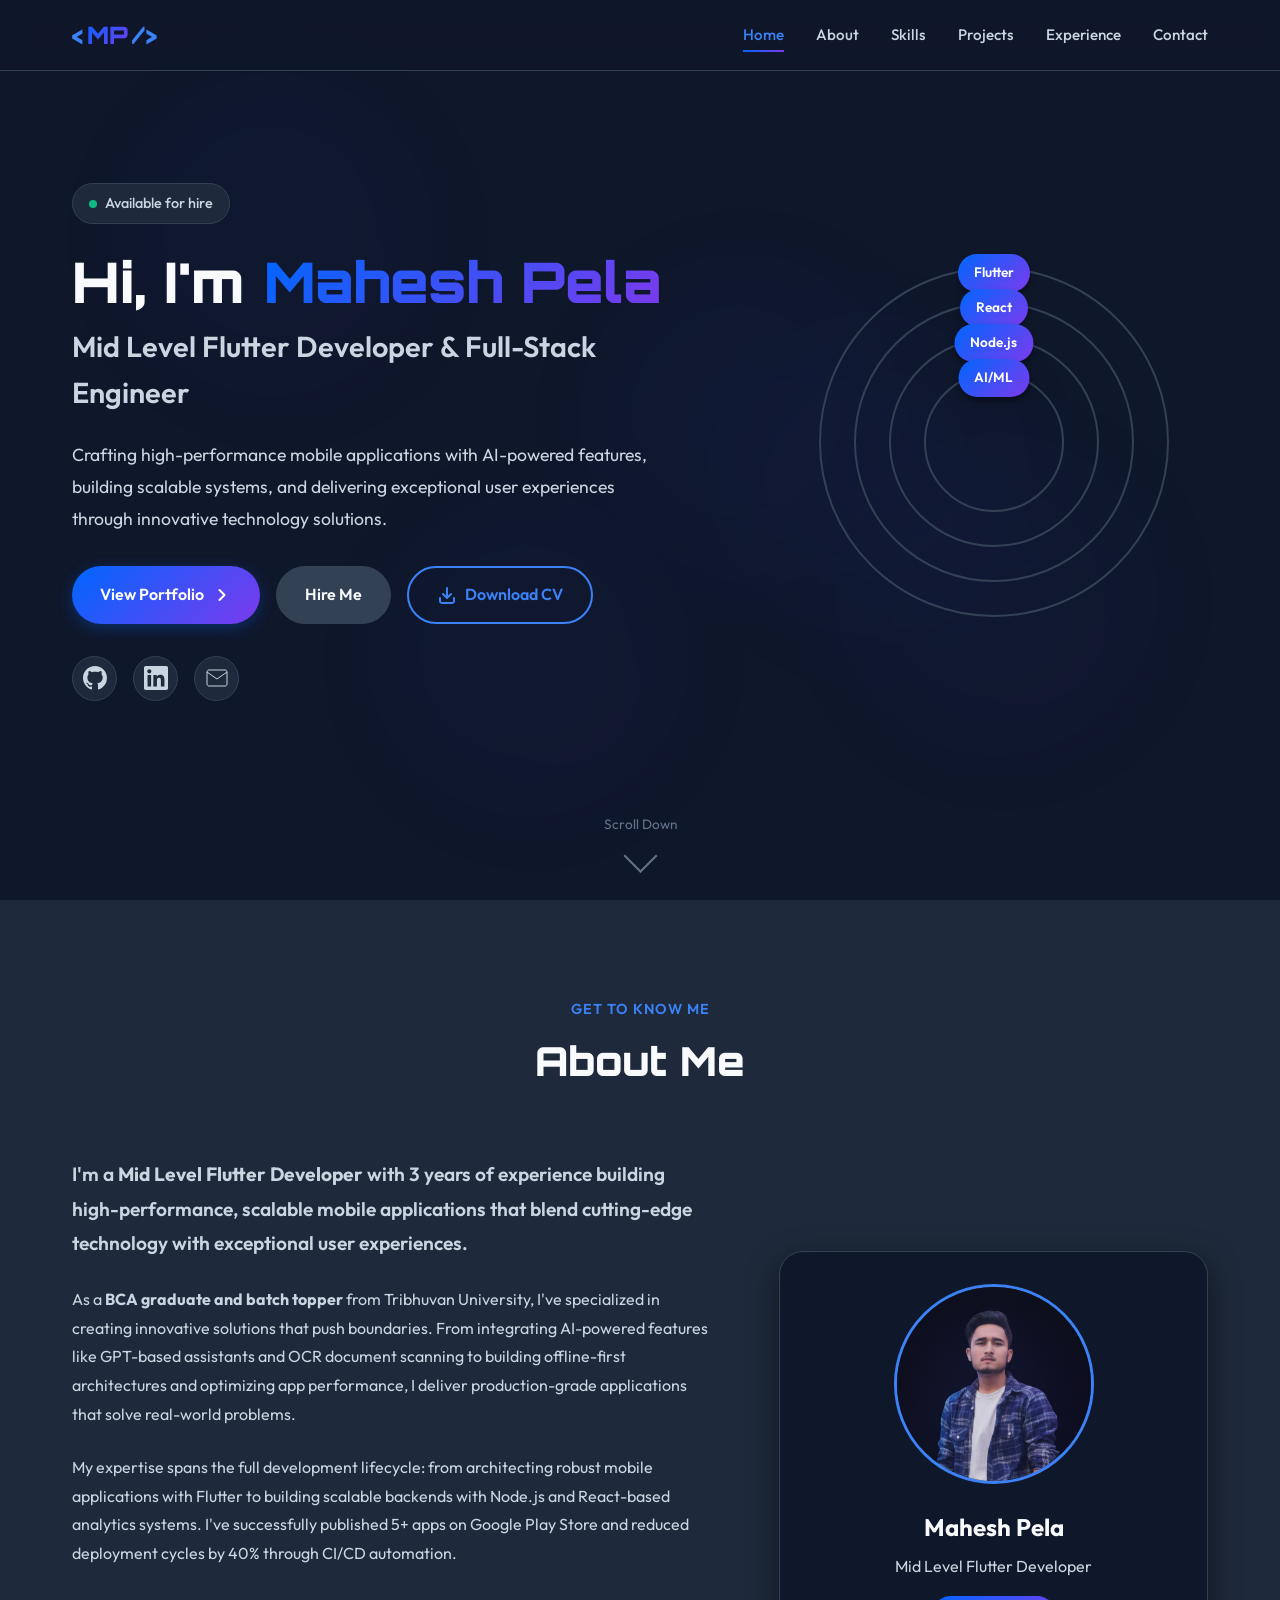
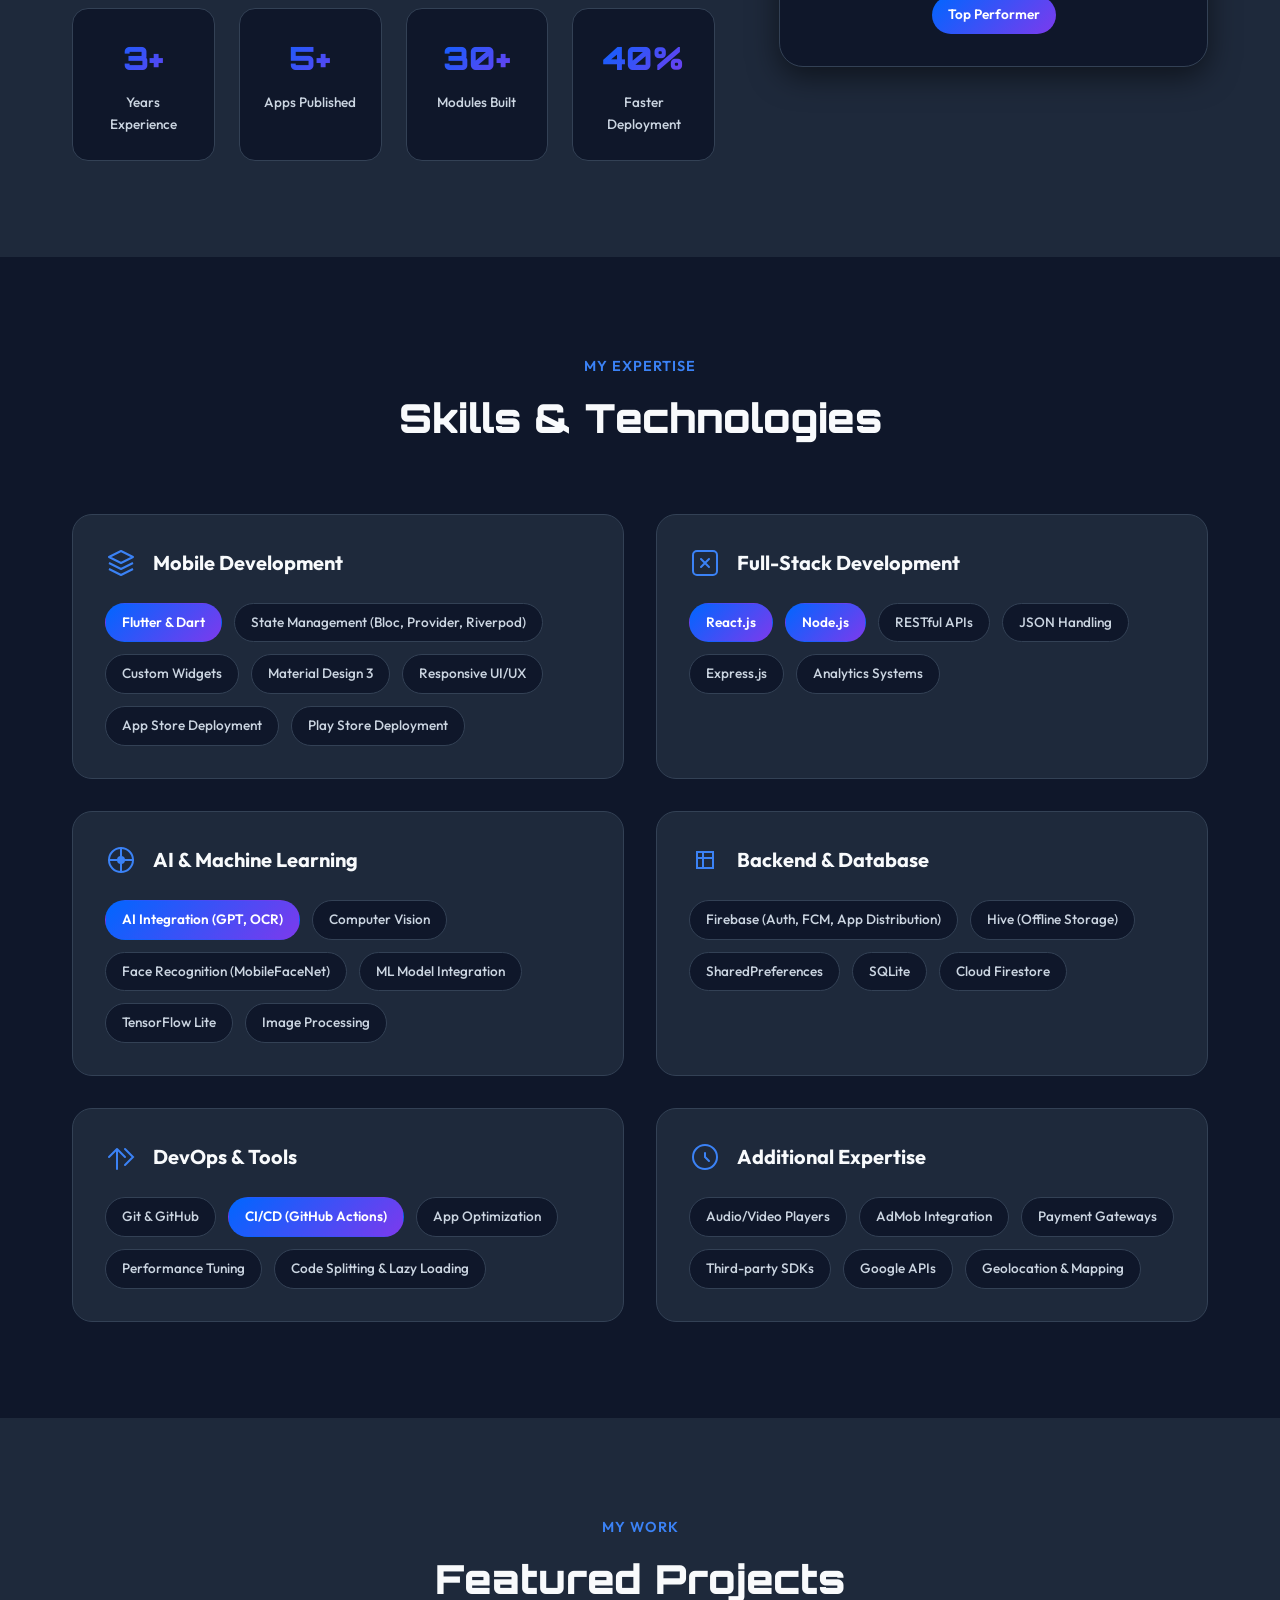
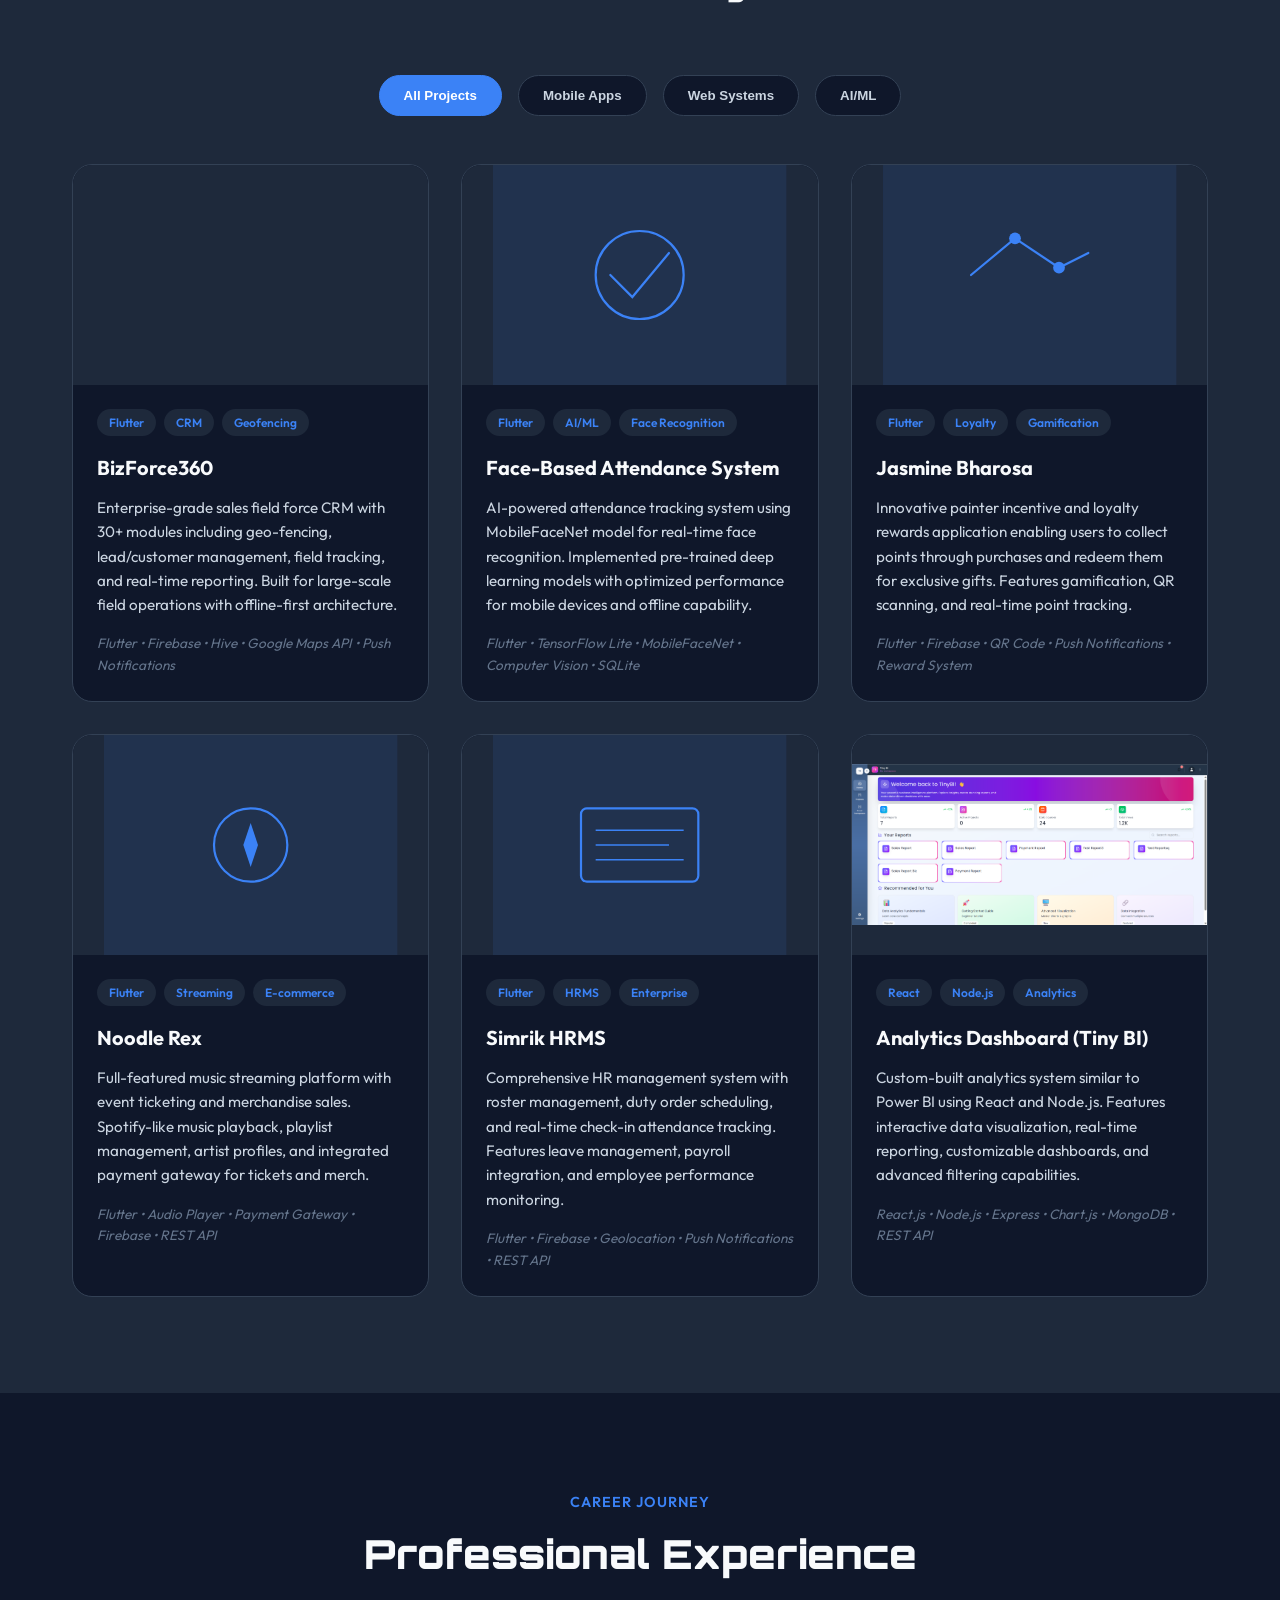
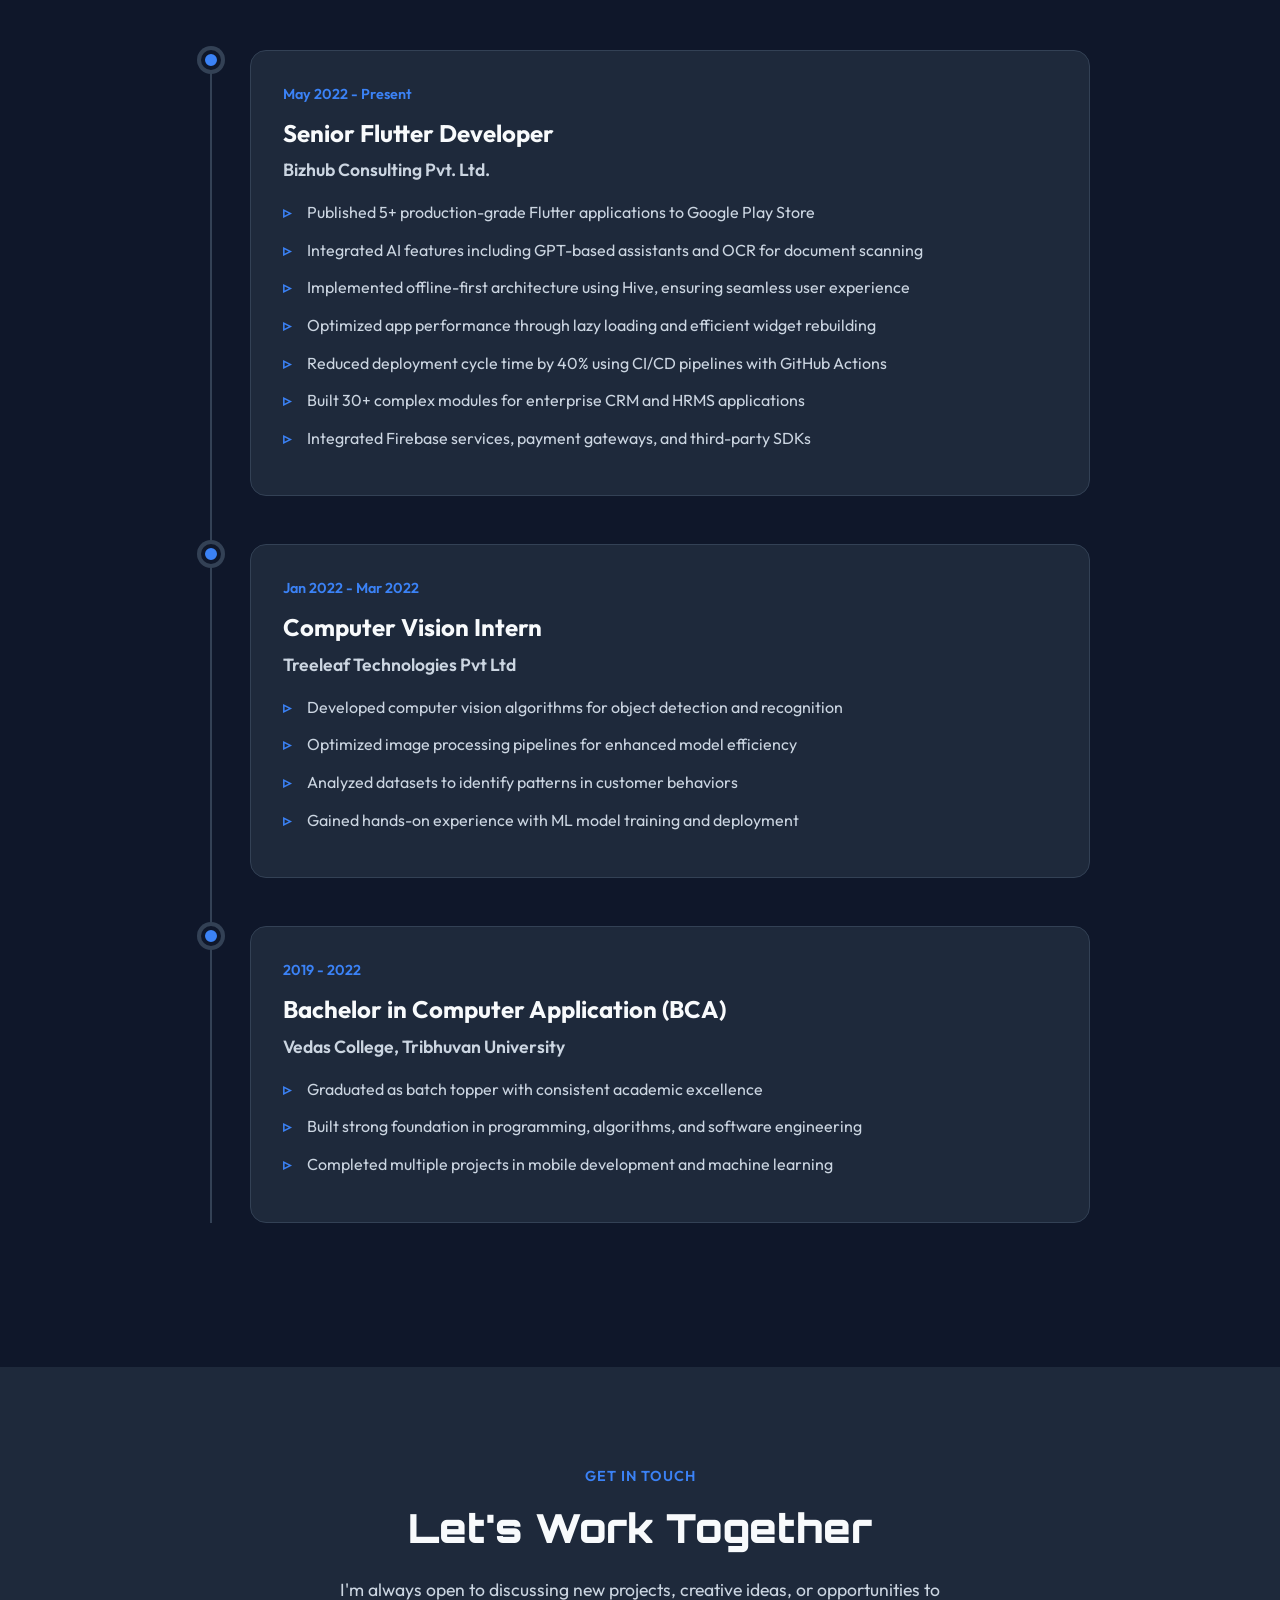
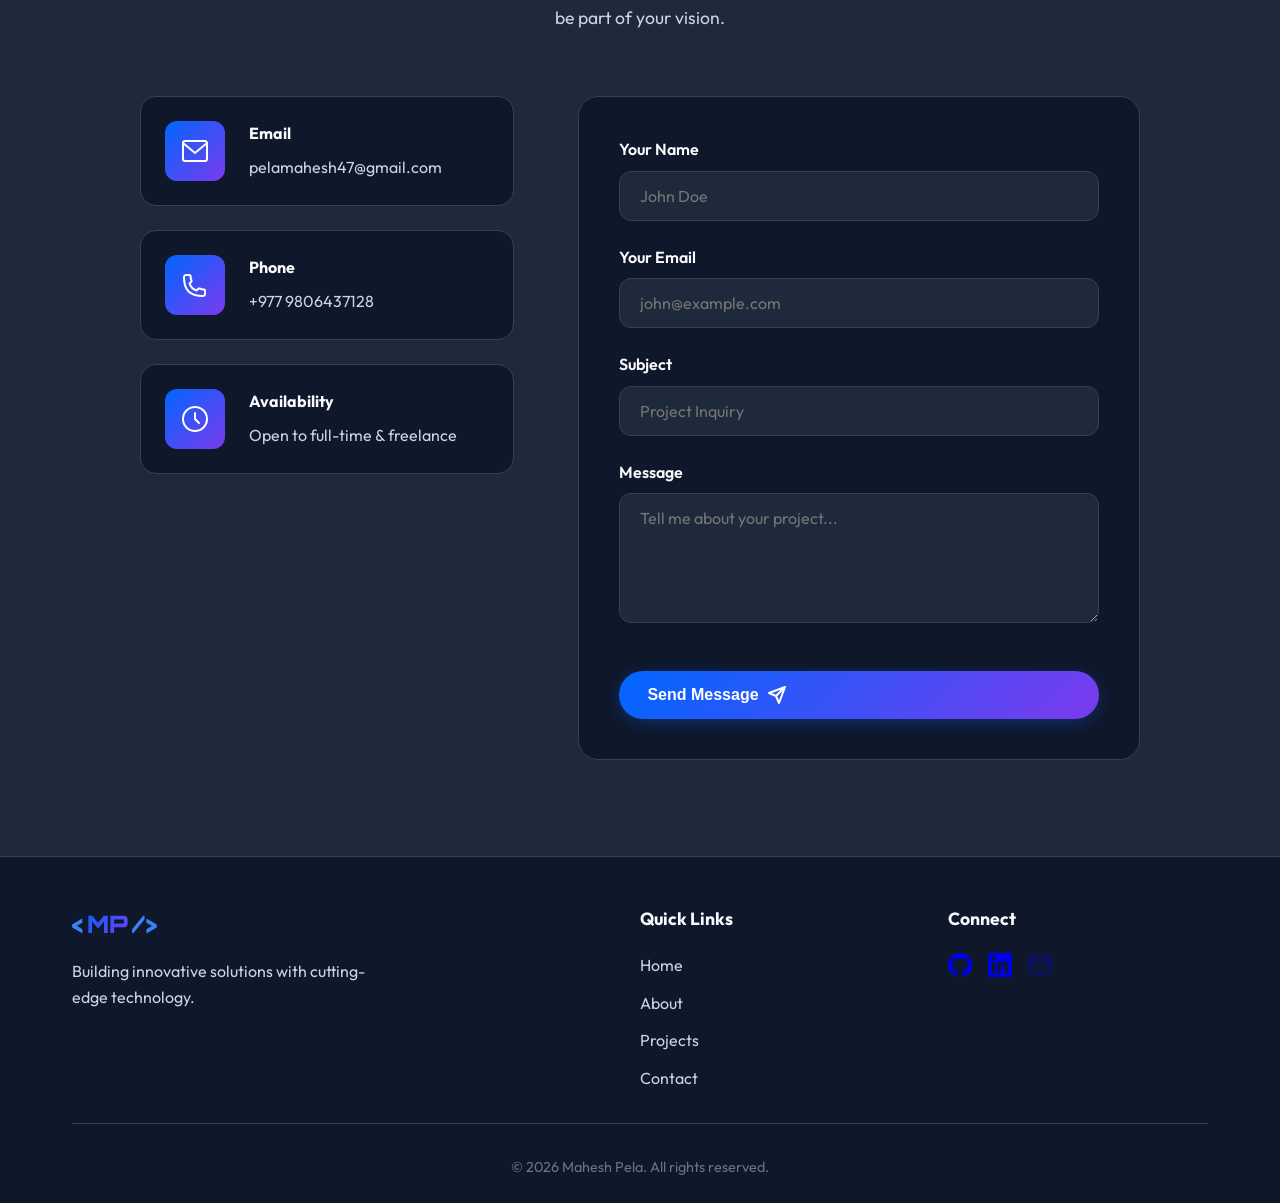
<file: index.html>
<!doctype html>
<html lang="en">
  <head>
    <meta charset="UTF-8" />
    <meta name="viewport" content="width=device-width, initial-scale=1.0" />
    <title>
      Mahesh Pela | Mid Level Flutter Developer & Full-Stack Engineer
    </title>
    <meta
      name="description"
      content="Mahesh Pela - Lead Flutter Developer & Full-Stack Engineer specializing in mobile app development, AI integration, and cross-platform solutions"
    />
    <meta
      name="keywords"
      content="Flutter Developer, Mobile App Development, Full-Stack Developer, AI Integration, React, Node.js"
    />
    <meta name="author" content="Mahesh Pela" />
    <link rel="canonical" href="https://www.maheshpela.com.np/" />

    <link rel="stylesheet" href="style.css" />
    <link rel="preconnect" href="https://fonts.googleapis.com" />
    <link rel="preconnect" href="https://fonts.gstatic.com" crossorigin />
    <link
      href="https://fonts.googleapis.com/css2?family=Orbitron:wght@400;500;700;900&family=Outfit:wght@300;400;500;600;700&display=swap"
      rel="stylesheet"
    />
  </head>
  <body>
    <!-- Animated Background -->
    <div class="bg-animation">
      <div class="particle"></div>
      <div class="particle"></div>
      <div class="particle"></div>
      <div class="particle"></div>
      <div class="particle"></div>
    </div>

    <!-- Navigation -->
    <nav class="navbar" id="navbar">
      <div class="container nav-container">
        <div class="logo">
          <span class="logo-bracket">&lt;</span>
          <span class="logo-text">MP</span>
          <span class="logo-bracket">/&gt;</span>
        </div>
        <div class="nav-links" id="navLinks">
          <a href="#home" class="nav-link active">Home</a>
          <a href="#about" class="nav-link">About</a>
          <a href="#skills" class="nav-link">Skills</a>
          <a href="#projects" class="nav-link">Projects</a>
          <a href="#experience" class="nav-link">Experience</a>
          <a href="#contact" class="nav-link">Contact</a>
        </div>
      </div>
    </nav>

    <!-- Hero Section -->
    <section class="hero" id="home">
      <div class="container">
        <div class="hero-content">
          <div class="hero-text">
            <div class="hero-label">
              <span class="status-dot"></span>
              Available for hire
            </div>
            <h1 class="hero-title">
              Hi, I'm <span class="gradient-text">Mahesh Pela</span>
            </h1>
            <h2 class="hero-subtitle">
              Mid Level Flutter Developer & Full-Stack Engineer
            </h2>
            <p class="hero-description">
              Crafting high-performance mobile applications with AI-powered
              features, building scalable systems, and delivering exceptional
              user experiences through innovative technology solutions.
            </p>
            <div class="hero-cta">
              <a href="#projects" class="btn btn-primary">
                <span>View Portfolio</span>
                <svg width="20" height="20" viewBox="0 0 20 20" fill="none">
                  <path
                    d="M7.5 15L12.5 10L7.5 5"
                    stroke="currentColor"
                    stroke-width="2"
                    stroke-linecap="round"
                    stroke-linejoin="round"
                  />
                </svg>
              </a>
              <a href="#contact" class="btn btn-secondary">
                <span>Hire Me</span>
              </a>
              <a
                href="Mahesh_CV_Flutter.pdf"
                class="btn btn-outline"
                id="downloadCV"
                download
              >
                <svg width="20" height="20" viewBox="0 0 20 20" fill="none">
                  <path
                    d="M6 9L10 13M10 13L14 9M10 13V3M17 13V16C17 16.5304 16.7893 17.0391 16.4142 17.4142C16.0391 17.7893 15.5304 18 15 18H5C4.46957 18 3.96086 17.7893 3.58579 17.4142C3.21071 17.0391 3 16.5304 3 16V13"
                    stroke="currentColor"
                    stroke-width="2"
                    stroke-linecap="round"
                    stroke-linejoin="round"
                  />
                </svg>
                <span>Download CV</span>
              </a>
            </div>
            <div class="hero-social">
              <a
                href="https://github.com/mahesh-pela"
                target="_blank"
                rel="noopener"
                class="social-link"
                aria-label="GitHub"
              >
                <svg
                  width="24"
                  height="24"
                  viewBox="0 0 24 24"
                  fill="currentColor"
                >
                  <path
                    d="M12 0C5.37 0 0 5.37 0 12c0 5.31 3.435 9.795 8.205 11.385.6.105.825-.255.825-.57 0-.285-.015-1.23-.015-2.235-3.015.555-3.795-.735-4.035-1.41-.135-.345-.72-1.41-1.23-1.695-.42-.225-1.02-.78-.015-.795.945-.015 1.62.87 1.845 1.23 1.08 1.815 2.805 1.305 3.495.99.105-.78.42-1.305.765-1.605-2.67-.3-5.46-1.335-5.46-5.925 0-1.305.465-2.385 1.23-3.225-.12-.3-.54-1.53.12-3.18 0 0 1.005-.315 3.3 1.23.96-.27 1.98-.405 3-.405s2.04.135 3 .405c2.295-1.56 3.3-1.23 3.3-1.23.66 1.65.24 2.88.12 3.18.765.84 1.23 1.905 1.23 3.225 0 4.605-2.805 5.625-5.475 5.925.435.375.81 1.095.81 2.22 0 1.605-.015 2.895-.015 3.3 0 .315.225.69.825.57A12.02 12.02 0 0024 12c0-6.63-5.37-12-12-12z"
                  />
                </svg>
              </a>
              <a
                href="https://linkedin.com/in/mahesh-pela"
                target="_blank"
                rel="noopener"
                class="social-link"
                aria-label="LinkedIn"
              >
                <svg
                  width="24"
                  height="24"
                  viewBox="0 0 24 24"
                  fill="currentColor"
                >
                  <path
                    d="M20.447 20.452h-3.554v-5.569c0-1.328-.027-3.037-1.852-3.037-1.853 0-2.136 1.445-2.136 2.939v5.667H9.351V9h3.414v1.561h.046c.477-.9 1.637-1.85 3.37-1.85 3.601 0 4.267 2.37 4.267 5.455v6.286zM5.337 7.433c-1.144 0-2.063-.926-2.063-2.065 0-1.138.92-2.063 2.063-2.063 1.14 0 2.064.925 2.064 2.063 0 1.139-.925 2.065-2.064 2.065zm1.782 13.019H3.555V9h3.564v11.452zM22.225 0H1.771C.792 0 0 .774 0 1.729v20.542C0 23.227.792 24 1.771 24h20.451C23.2 24 24 23.227 24 22.271V1.729C24 .774 23.2 0 22.222 0h.003z"
                  />
                </svg>
              </a>
              <a
                href="mailto:pelamahesh47@gmail.com"
                class="social-link"
                aria-label="Email"
              >
                <svg
                  width="24"
                  height="24"
                  viewBox="0 0 24 24"
                  fill="none"
                  stroke="currentColor"
                >
                  <path
                    d="M4 4h16c1.1 0 2 .9 2 2v12c0 1.1-.9 2-2 2H4c-1.1 0-2-.9-2-2V6c0-1.1.9-2 2-2z"
                  />
                  <polyline points="22,6 12,13 2,6" />
                </svg>
              </a>
            </div>
          </div>
          <div class="hero-visual">
            <div class="tech-orbit">
              <div class="orbit orbit-1">
                <div class="tech-icon">Flutter</div>
              </div>
              <div class="orbit orbit-2">
                <div class="tech-icon">React</div>
              </div>
              <div class="orbit orbit-3">
                <div class="tech-icon">Node.js</div>
              </div>
              <div class="orbit orbit-4">
                <div class="tech-icon">AI/ML</div>
              </div>
            </div>
          </div>
        </div>
      </div>
      <div class="scroll-indicator">
        <span>Scroll Down</span>
        <div class="scroll-arrow"></div>
      </div>
    </section>

    <!-- About Section -->
    <section class="about" id="about">
      <div class="container">
        <div class="section-header">
          <span class="section-label">Get to know me</span>
          <h2 class="section-title">About Me</h2>
        </div>
        <div class="about-content">
          <div class="about-text">
            <p class="about-intro">
              I'm a <strong>Mid Level Flutter Developer</strong> with 3 years of
              experience building high-performance, scalable mobile applications
              that blend cutting-edge technology with exceptional user
              experiences.
            </p>
            <p>
              As a <strong>BCA graduate and batch topper</strong> from Tribhuvan
              University, I've specialized in creating innovative solutions that
              push boundaries. From integrating AI-powered features like
              GPT-based assistants and OCR document scanning to building
              offline-first architectures and optimizing app performance, I
              deliver production-grade applications that solve real-world
              problems.
            </p>
            <p>
              My expertise spans the full development lifecycle: from
              architecting robust mobile applications with Flutter to building
              scalable backends with Node.js and React-based analytics systems.
              I've successfully published 5+ apps on Google Play Store and
              reduced deployment cycles by 40% through CI/CD automation.
            </p>
            <div class="about-highlights">
              <div class="highlight-item">
                <div class="highlight-number">3+</div>
                <div class="highlight-label">Years Experience</div>
              </div>
              <div class="highlight-item">
                <div class="highlight-number">5+</div>
                <div class="highlight-label">Apps Published</div>
              </div>
              <div class="highlight-item">
                <div class="highlight-number">30+</div>
                <div class="highlight-label">Modules Built</div>
              </div>
              <div class="highlight-item">
                <div class="highlight-number">40%</div>
                <div class="highlight-label">Faster Deployment</div>
              </div>
            </div>
          </div>
          <div class="about-image">
            <div class="profile-card">
              <div class="profile-glow"></div>
              <div class="profile-content">
                <div class="profile-placeholder">
                  <img
                    src="assets/mahesh.png"
                    alt="Mahesh Pela"
                    style="
                      width: 100%;
                      height: 100%;
                      object-fit: cover;
                      border-radius: 50%;
                    "
                  />
                </div>
                <div class="profile-info">
                  <h3>Mahesh Pela</h3>
                  <p>Mid Level Flutter Developer</p>
                  <div class="profile-badge">Top Performer</div>
                </div>
              </div>
            </div>
          </div>
        </div>
      </div>
    </section>

    <!-- Skills Section -->
    <section class="skills" id="skills">
      <div class="container">
        <div class="section-header">
          <span class="section-label">My expertise</span>
          <h2 class="section-title">Skills & Technologies</h2>
        </div>
        <div class="skills-grid">
          <div class="skill-category">
            <div class="category-header">
              <svg width="32" height="32" viewBox="0 0 32 32" fill="none">
                <path
                  d="M16 4L4 10L16 16L28 10L16 4Z"
                  stroke="currentColor"
                  stroke-width="2"
                  stroke-linejoin="round"
                />
                <path
                  d="M4 22L16 28L28 22"
                  stroke="currentColor"
                  stroke-width="2"
                  stroke-linejoin="round"
                />
                <path
                  d="M4 16L16 22L28 16"
                  stroke="currentColor"
                  stroke-width="2"
                  stroke-linejoin="round"
                />
              </svg>
              <h3>Mobile Development</h3>
            </div>
            <div class="skill-tags">
              <span class="skill-tag featured">Flutter & Dart</span>
              <span class="skill-tag"
                >State Management (Bloc, Provider, Riverpod)</span
              >
              <span class="skill-tag">Custom Widgets</span>
              <span class="skill-tag">Material Design 3</span>
              <span class="skill-tag">Responsive UI/UX</span>
              <span class="skill-tag">App Store Deployment</span>
              <span class="skill-tag">Play Store Deployment</span>
            </div>
          </div>

          <div class="skill-category">
            <div class="category-header">
              <svg width="32" height="32" viewBox="0 0 32 32" fill="none">
                <rect
                  x="4"
                  y="4"
                  width="24"
                  height="24"
                  rx="4"
                  stroke="currentColor"
                  stroke-width="2"
                />
                <path
                  d="M12 12L20 20M20 12L12 20"
                  stroke="currentColor"
                  stroke-width="2"
                  stroke-linecap="round"
                />
              </svg>
              <h3>Full-Stack Development</h3>
            </div>
            <div class="skill-tags">
              <span class="skill-tag featured">React.js</span>
              <span class="skill-tag featured">Node.js</span>
              <span class="skill-tag">RESTful APIs</span>
              <span class="skill-tag">JSON Handling</span>
              <span class="skill-tag">Express.js</span>
              <span class="skill-tag">Analytics Systems</span>
            </div>
          </div>

          <div class="skill-category">
            <div class="category-header">
              <svg width="32" height="32" viewBox="0 0 32 32" fill="none">
                <circle
                  cx="16"
                  cy="16"
                  r="12"
                  stroke="currentColor"
                  stroke-width="2"
                />
                <circle cx="16" cy="16" r="4" fill="currentColor" />
                <path
                  d="M16 4V12M16 20V28M28 16H20M12 16H4"
                  stroke="currentColor"
                  stroke-width="2"
                  stroke-linecap="round"
                />
              </svg>
              <h3>AI & Machine Learning</h3>
            </div>
            <div class="skill-tags">
              <span class="skill-tag featured">AI Integration (GPT, OCR)</span>
              <span class="skill-tag">Computer Vision</span>
              <span class="skill-tag">Face Recognition (MobileFaceNet)</span>
              <span class="skill-tag">ML Model Integration</span>
              <span class="skill-tag">TensorFlow Lite</span>
              <span class="skill-tag">Image Processing</span>
            </div>
          </div>

          <div class="skill-category">
            <div class="category-header">
              <svg width="32" height="32" viewBox="0 0 32 32" fill="none">
                <path
                  d="M8 8H24V24H8V8Z"
                  stroke="currentColor"
                  stroke-width="2"
                />
                <path
                  d="M8 14H24M14 8V24"
                  stroke="currentColor"
                  stroke-width="2"
                />
              </svg>
              <h3>Backend & Database</h3>
            </div>
            <div class="skill-tags">
              <span class="skill-tag"
                >Firebase (Auth, FCM, App Distribution)</span
              >
              <span class="skill-tag">Hive (Offline Storage)</span>
              <span class="skill-tag">SharedPreferences</span>
              <span class="skill-tag">SQLite</span>
              <span class="skill-tag">Cloud Firestore</span>
            </div>
          </div>

          <div class="skill-category">
            <div class="category-header">
              <svg width="32" height="32" viewBox="0 0 32 32" fill="none">
                <path
                  d="M4 16L12 8M12 8L20 16M12 8V28"
                  stroke="currentColor"
                  stroke-width="2"
                  stroke-linecap="round"
                />
                <path
                  d="M20 8L28 16L20 24"
                  stroke="currentColor"
                  stroke-width="2"
                  stroke-linecap="round"
                />
              </svg>
              <h3>DevOps & Tools</h3>
            </div>
            <div class="skill-tags">
              <span class="skill-tag">Git & GitHub</span>
              <span class="skill-tag featured">CI/CD (GitHub Actions)</span>
              <span class="skill-tag">App Optimization</span>
              <span class="skill-tag">Performance Tuning</span>
              <span class="skill-tag">Code Splitting & Lazy Loading</span>
            </div>
          </div>

          <div class="skill-category">
            <div class="category-header">
              <svg width="32" height="32" viewBox="0 0 32 32" fill="none">
                <circle
                  cx="16"
                  cy="16"
                  r="12"
                  stroke="currentColor"
                  stroke-width="2"
                />
                <path
                  d="M16 12V16L20 20"
                  stroke="currentColor"
                  stroke-width="2"
                  stroke-linecap="round"
                />
              </svg>
              <h3>Additional Expertise</h3>
            </div>
            <div class="skill-tags">
              <span class="skill-tag">Audio/Video Players</span>
              <span class="skill-tag">AdMob Integration</span>
              <span class="skill-tag">Payment Gateways</span>
              <span class="skill-tag">Third-party SDKs</span>
              <span class="skill-tag">Google APIs</span>
              <span class="skill-tag">Geolocation & Mapping</span>
            </div>
          </div>
        </div>
      </div>
    </section>

    <!-- Projects Section -->
    <section class="projects" id="projects">
      <div class="container">
        <div class="section-header">
          <span class="section-label">My work</span>
          <h2 class="section-title">Featured Projects</h2>
        </div>
        <div class="project-filters">
          <button class="filter-btn active" data-filter="all">
            All Projects
          </button>
          <button class="filter-btn" data-filter="mobile">Mobile Apps</button>
          <button class="filter-btn" data-filter="web">Web Systems</button>
          <button class="filter-btn" data-filter="ai">AI/ML</button>
        </div>
        <div class="projects-grid">
          <!-- Project 1 -->
          <div class="project-card" data-category="mobile">
            <div class="project-image">
              <div class="project-overlay">
                <div class="project-links">
                  <a href="#" class="project-link-btn">
                    <svg width="20" height="20" viewBox="0 0 20 20" fill="none">
                      <path
                        d="M10 3.33334V16.6667M3.33334 10H16.6667"
                        stroke="currentColor"
                        stroke-width="2"
                        stroke-linecap="round"
                      />
                    </svg>
                    View Details
                  </a>
                </div>
              </div>
            </div>
            <div class="project-content">
              <div class="project-tags">
                <span class="tag">Flutter</span>
                <span class="tag">CRM</span>
                <span class="tag">Geofencing</span>
              </div>
              <h3 class="project-title">BizForce360</h3>
              <p class="project-description">
                Enterprise-grade sales field force CRM with 30+ modules
                including geo-fencing, lead/customer management, field tracking,
                and real-time reporting. Built for large-scale field operations
                with offline-first architecture.
              </p>
              <div class="project-tech">
                Flutter • Firebase • Hive • Google Maps API • Push Notifications
              </div>
            </div>
          </div>

          <!-- Project 2 -->
          <div class="project-card" data-category="ai mobile">
            <div class="project-image">
              <div class="project-placeholder">
                <svg viewBox="0 0 400 300" fill="none">
                  <rect
                    width="400"
                    height="300"
                    fill="currentColor"
                    opacity="0.1"
                  />
                  <circle
                    cx="200"
                    cy="150"
                    r="60"
                    stroke="currentColor"
                    stroke-width="3"
                  />
                  <path
                    d="M160 150L190 180L240 120"
                    stroke="currentColor"
                    stroke-width="3"
                    stroke-linecap="round"
                  />
                </svg>
              </div>
              <div class="project-overlay">
                <div class="project-links">
                  <a href="#" class="project-link-btn">
                    <svg width="20" height="20" viewBox="0 0 20 20" fill="none">
                      <path
                        d="M10 3.33334V16.6667M3.33334 10H16.6667"
                        stroke="currentColor"
                        stroke-width="2"
                        stroke-linecap="round"
                      />
                    </svg>
                    View Details
                  </a>
                </div>
              </div>
            </div>
            <div class="project-content">
              <div class="project-tags">
                <span class="tag">Flutter</span>
                <span class="tag">AI/ML</span>
                <span class="tag">Face Recognition</span>
              </div>
              <h3 class="project-title">Face-Based Attendance System</h3>
              <p class="project-description">
                AI-powered attendance tracking system using MobileFaceNet model
                for real-time face recognition. Implemented pre-trained deep
                learning models with optimized performance for mobile devices
                and offline capability.
              </p>
              <div class="project-tech">
                Flutter • TensorFlow Lite • MobileFaceNet • Computer Vision •
                SQLite
              </div>
            </div>
          </div>

          <!-- Project 3 -->
          <div class="project-card" data-category="mobile">
            <div class="project-image">
              <div class="project-placeholder">
                <svg viewBox="0 0 400 300" fill="none">
                  <rect
                    width="400"
                    height="300"
                    fill="currentColor"
                    opacity="0.1"
                  />
                  <path
                    d="M120 150L180 100L240 140L280 120"
                    stroke="currentColor"
                    stroke-width="3"
                    stroke-linecap="round"
                  />
                  <circle cx="180" cy="100" r="8" fill="currentColor" />
                  <circle cx="240" cy="140" r="8" fill="currentColor" />
                </svg>
              </div>
              <div class="project-overlay">
                <div class="project-links">
                  <a href="#" class="project-link-btn">
                    <svg width="20" height="20" viewBox="0 0 20 20" fill="none">
                      <path
                        d="M10 3.33334V16.6667M3.33334 10H16.6667"
                        stroke="currentColor"
                        stroke-width="2"
                        stroke-linecap="round"
                      />
                    </svg>
                    View Details
                  </a>
                </div>
              </div>
            </div>
            <div class="project-content">
              <div class="project-tags">
                <span class="tag">Flutter</span>
                <span class="tag">Loyalty</span>
                <span class="tag">Gamification</span>
              </div>
              <h3 class="project-title">Jasmine Bharosa</h3>
              <p class="project-description">
                Innovative painter incentive and loyalty rewards application
                enabling users to collect points through purchases and redeem
                them for exclusive gifts. Features gamification, QR scanning,
                and real-time point tracking.
              </p>
              <div class="project-tech">
                Flutter • Firebase • QR Code • Push Notifications • Reward
                System
              </div>
            </div>
          </div>

          <!-- Project 4 -->
          <div class="project-card" data-category="mobile">
            <div class="project-image">
              <div class="project-placeholder">
                <svg viewBox="0 0 400 300" fill="none">
                  <rect
                    width="400"
                    height="300"
                    fill="currentColor"
                    opacity="0.1"
                  />
                  <circle
                    cx="200"
                    cy="150"
                    r="50"
                    stroke="currentColor"
                    stroke-width="3"
                  />
                  <path
                    d="M200 120L210 150L200 180L190 150Z"
                    fill="currentColor"
                  />
                </svg>
              </div>
              <div class="project-overlay">
                <div class="project-links">
                  <a href="#" class="project-link-btn">
                    <svg width="20" height="20" viewBox="0 0 20 20" fill="none">
                      <path
                        d="M10 3.33334V16.6667M3.33334 10H16.6667"
                        stroke="currentColor"
                        stroke-width="2"
                        stroke-linecap="round"
                      />
                    </svg>
                    View Details
                  </a>
                </div>
              </div>
            </div>
            <div class="project-content">
              <div class="project-tags">
                <span class="tag">Flutter</span>
                <span class="tag">Streaming</span>
                <span class="tag">E-commerce</span>
              </div>
              <h3 class="project-title">Noodle Rex</h3>
              <p class="project-description">
                Full-featured music streaming platform with event ticketing and
                merchandise sales. Spotify-like music playback, playlist
                management, artist profiles, and integrated payment gateway for
                tickets and merch.
              </p>
              <div class="project-tech">
                Flutter • Audio Player • Payment Gateway • Firebase • REST API
              </div>
            </div>
          </div>

          <!-- Project 5 -->
          <div class="project-card" data-category="mobile">
            <div class="project-image">
              <div class="project-placeholder">
                <svg viewBox="0 0 400 300" fill="none">
                  <rect
                    width="400"
                    height="300"
                    fill="currentColor"
                    opacity="0.1"
                  />
                  <rect
                    x="120"
                    y="100"
                    width="160"
                    height="100"
                    rx="8"
                    stroke="currentColor"
                    stroke-width="3"
                  />
                  <path
                    d="M140 130H260M140 150H240M140 170H260"
                    stroke="currentColor"
                    stroke-width="2"
                  />
                </svg>
              </div>
              <div class="project-overlay">
                <div class="project-links">
                  <a href="#" class="project-link-btn">
                    <svg width="20" height="20" viewBox="0 0 20 20" fill="none">
                      <path
                        d="M10 3.33334V16.6667M3.33334 10H16.6667"
                        stroke="currentColor"
                        stroke-width="2"
                        stroke-linecap="round"
                      />
                    </svg>
                    View Details
                  </a>
                </div>
              </div>
            </div>
            <div class="project-content">
              <div class="project-tags">
                <span class="tag">Flutter</span>
                <span class="tag">HRMS</span>
                <span class="tag">Enterprise</span>
              </div>
              <h3 class="project-title">Simrik HRMS</h3>
              <p class="project-description">
                Comprehensive HR management system with roster management, duty
                order scheduling, and real-time check-in attendance tracking.
                Features leave management, payroll integration, and employee
                performance monitoring.
              </p>
              <div class="project-tech">
                Flutter • Firebase • Geolocation • Push Notifications • REST API
              </div>
            </div>
          </div>

          <!-- Project 6 -->
          <div class="project-card" data-category="web">
            <div class="project-image">
              <div class="project-placeholder">
                <img
                  src="assets/tinyBI.png"
                  alt="BizForce360 Project"
                  style="width: 100%; height: 100%; object-fit: contain"
                />
              </div>
              <div class="project-overlay">
                <div class="project-links">
                  <a href="#" class="project-link-btn">
                    <svg width="20" height="20" viewBox="0 0 20 20" fill="none">
                      <path
                        d="M10 3.33334V16.6667M3.33334 10H16.6667"
                        stroke="currentColor"
                        stroke-width="2"
                        stroke-linecap="round"
                      />
                    </svg>
                    View Details
                  </a>
                </div>
              </div>
            </div>
            <div class="project-content">
              <div class="project-tags">
                <span class="tag">React</span>
                <span class="tag">Node.js</span>
                <span class="tag">Analytics</span>
              </div>
              <h3 class="project-title">Analytics Dashboard (Tiny BI)</h3>
              <p class="project-description">
                Custom-built analytics system similar to Power BI using React
                and Node.js. Features interactive data visualization, real-time
                reporting, customizable dashboards, and advanced filtering
                capabilities.
              </p>
              <div class="project-tech">
                React.js • Node.js • Express • Chart.js • MongoDB • REST API
              </div>
            </div>
          </div>
        </div>
      </div>
    </section>

    <!-- Experience Section -->
    <section class="experience" id="experience">
      <div class="container">
        <div class="section-header">
          <span class="section-label">Career journey</span>
          <h2 class="section-title">Professional Experience</h2>
        </div>
        <div class="timeline">
          <div class="timeline-item">
            <div class="timeline-marker"></div>
            <div class="timeline-content">
              <div class="timeline-date">May 2022 - Present</div>
              <h3 class="timeline-title">Senior Flutter Developer</h3>
              <h4 class="timeline-company">Bizhub Consulting Pvt. Ltd.</h4>
              <ul class="timeline-achievements">
                <li>
                  Published 5+ production-grade Flutter applications to Google
                  Play Store
                </li>
                <li>
                  Integrated AI features including GPT-based assistants and OCR
                  for document scanning
                </li>
                <li>
                  Implemented offline-first architecture using Hive, ensuring
                  seamless user experience
                </li>
                <li>
                  Optimized app performance through lazy loading and efficient
                  widget rebuilding
                </li>
                <li>
                  Reduced deployment cycle time by 40% using CI/CD pipelines
                  with GitHub Actions
                </li>
                <li>
                  Built 30+ complex modules for enterprise CRM and HRMS
                  applications
                </li>
                <li>
                  Integrated Firebase services, payment gateways, and
                  third-party SDKs
                </li>
              </ul>
            </div>
          </div>
          <div class="timeline-item">
            <div class="timeline-marker"></div>
            <div class="timeline-content">
              <div class="timeline-date">Jan 2022 - Mar 2022</div>
              <h3 class="timeline-title">Computer Vision Intern</h3>
              <h4 class="timeline-company">Treeleaf Technologies Pvt Ltd</h4>
              <ul class="timeline-achievements">
                <li>
                  Developed computer vision algorithms for object detection and
                  recognition
                </li>
                <li>
                  Optimized image processing pipelines for enhanced model
                  efficiency
                </li>
                <li>
                  Analyzed datasets to identify patterns in customer behaviors
                </li>
                <li>
                  Gained hands-on experience with ML model training and
                  deployment
                </li>
              </ul>
            </div>
          </div>
          <div class="timeline-item">
            <div class="timeline-marker"></div>
            <div class="timeline-content">
              <div class="timeline-date">2019 - 2022</div>
              <h3 class="timeline-title">
                Bachelor in Computer Application (BCA)
              </h3>
              <h4 class="timeline-company">
                Vedas College, Tribhuvan University
              </h4>
              <ul class="timeline-achievements">
                <li>
                  Graduated as batch topper with consistent academic excellence
                </li>
                <li>
                  Built strong foundation in programming, algorithms, and
                  software engineering
                </li>
                <li>
                  Completed multiple projects in mobile development and machine
                  learning
                </li>
              </ul>
            </div>
          </div>
        </div>
      </div>
    </section>

    <!-- Contact Section -->
    <section class="contact" id="contact">
      <div class="container">
        <div class="section-header">
          <span class="section-label">Get in touch</span>
          <h2 class="section-title">Let's Work Together</h2>
          <p class="section-description">
            I'm always open to discussing new projects, creative ideas, or
            opportunities to be part of your vision.
          </p>
        </div>
        <div class="contact-content">
          <div class="contact-info">
            <div class="info-card">
              <div class="info-icon">
                <svg width="32" height="32" viewBox="0 0 32 32" fill="none">
                  <path
                    d="M26 6H6C4.89543 6 4 6.89543 4 8V24C4 25.1046 4.89543 26 6 26H26C27.1046 26 28 25.1046 28 24V8C28 6.89543 27.1046 6 26 6Z"
                    stroke="currentColor"
                    stroke-width="2"
                  />
                  <path
                    d="M4 8L16 18L28 8"
                    stroke="currentColor"
                    stroke-width="2"
                    stroke-linecap="round"
                  />
                </svg>
              </div>
              <div class="info-content">
                <h3>Email</h3>
                <a href="mailto:pelamahesh47@gmail.com"
                  >pelamahesh47@gmail.com</a
                >
              </div>
            </div>
            <div class="info-card">
              <div class="info-icon">
                <svg width="32" height="32" viewBox="0 0 32 32" fill="none">
                  <path
                    d="M26 21.5V25C26 25.5304 25.7893 26.0391 25.4142 26.4142C25.0391 26.7893 24.5304 27 24 27C10.7452 27 5 21.2548 5 8C5 7.46957 5.21071 6.96086 5.58579 6.58579C5.96086 6.21071 6.46957 6 7 6H10.5C10.7652 6 11.0196 6.10536 11.2071 6.29289C11.3946 6.48043 11.5 6.73478 11.5 7C11.5 9 12 10.5 12.5 11.5C12.5902 11.7045 12.6144 11.9308 12.5697 12.1485C12.525 12.3661 12.4134 12.5658 12.25 12.72L10.5 14.5C11.5 17.5 14.5 20.5 17.5 21.5L19.28 19.75C19.4342 19.5866 19.6339 19.475 19.8515 19.4303C20.0692 19.3856 20.2955 19.4098 20.5 19.5C21.5 20 23 20.5 25 20.5C25.2652 20.5 25.5196 20.6054 25.7071 20.7929C25.8946 20.9804 26 21.2348 26 21.5Z"
                    stroke="currentColor"
                    stroke-width="2"
                    stroke-linecap="round"
                    stroke-linejoin="round"
                  />
                </svg>
              </div>
              <div class="info-content">
                <h3>Phone</h3>
                <a href="tel:+9779806437128">+977 9806437128</a>
              </div>
            </div>
            <div class="info-card">
              <div class="info-icon">
                <svg width="32" height="32" viewBox="0 0 32 32" fill="none">
                  <path
                    d="M16 28C22.6274 28 28 22.6274 28 16C28 9.37258 22.6274 4 16 4C9.37258 4 4 9.37258 4 16C4 22.6274 9.37258 28 16 28Z"
                    stroke="currentColor"
                    stroke-width="2"
                  />
                  <path
                    d="M16 10V16L20 20"
                    stroke="currentColor"
                    stroke-width="2"
                    stroke-linecap="round"
                  />
                </svg>
              </div>
              <div class="info-content">
                <h3>Availability</h3>
                <p>Open to full-time & freelance</p>
              </div>
            </div>
          </div>
          <form class="contact-form" id="contactForm">
            <div class="form-group">
              <label for="name">Your Name</label>
              <input
                type="text"
                id="name"
                name="name"
                required
                placeholder="John Doe"
              />
            </div>
            <div class="form-group">
              <label for="email">Your Email</label>
              <input
                type="email"
                id="email"
                name="email"
                required
                placeholder="john@example.com"
              />
            </div>
            <div class="form-group">
              <label for="subject">Subject</label>
              <input
                type="text"
                id="subject"
                name="subject"
                required
                placeholder="Project Inquiry"
              />
            </div>
            <div class="form-group">
              <label for="message">Message</label>
              <textarea
                id="message"
                name="message"
                rows="5"
                required
                placeholder="Tell me about your project..."
              ></textarea>
            </div>
            <button type="submit" class="btn btn-primary submit-btn">
              <span>Send Message</span>
              <svg width="20" height="20" viewBox="0 0 20 20" fill="none">
                <path
                  d="M18 2L9 11M18 2L12 18L9 11M18 2L2 8L9 11"
                  stroke="currentColor"
                  stroke-width="2"
                  stroke-linecap="round"
                  stroke-linejoin="round"
                />
              </svg>
            </button>
          </form>
        </div>
      </div>
    </section>

    <!-- Footer -->
    <footer class="footer">
      <div class="container">
        <div class="footer-content">
          <div class="footer-brand">
            <div class="logo">
              <span class="logo-bracket">&lt;</span>
              <span class="logo-text">MP</span>
              <span class="logo-bracket">/&gt;</span>
            </div>
            <p>Building innovative solutions with cutting-edge technology.</p>
          </div>
          <div class="footer-links">
            <h4>Quick Links</h4>
            <a href="#home">Home</a>
            <a href="#about">About</a>
            <a href="#projects">Projects</a>
            <a href="#contact">Contact</a>
          </div>
          <div class="footer-social">
            <h4>Connect</h4>
            <div class="social-links">
              <a
                href="https://github.com/mahesh-pela"
                target="_blank"
                rel="noopener"
                aria-label="GitHub"
              >
                <svg
                  width="24"
                  height="24"
                  viewBox="0 0 24 24"
                  fill="currentColor"
                >
                  <path
                    d="M12 0C5.37 0 0 5.37 0 12c0 5.31 3.435 9.795 8.205 11.385.6.105.825-.255.825-.57 0-.285-.015-1.23-.015-2.235-3.015.555-3.795-.735-4.035-1.41-.135-.345-.72-1.41-1.23-1.695-.42-.225-1.02-.78-.015-.795.945-.015 1.62.87 1.845 1.23 1.08 1.815 2.805 1.305 3.495.99.105-.78.42-1.305.765-1.605-2.67-.3-5.46-1.335-5.46-5.925 0-1.305.465-2.385 1.23-3.225-.12-.3-.54-1.53.12-3.18 0 0 1.005-.315 3.3 1.23.96-.27 1.98-.405 3-.405s2.04.135 3 .405c2.295-1.56 3.3-1.23 3.3-1.23.66 1.65.24 2.88.12 3.18.765.84 1.23 1.905 1.23 3.225 0 4.605-2.805 5.625-5.475 5.925.435.375.81 1.095.81 2.22 0 1.605-.015 2.895-.015 3.3 0 .315.225.69.825.57A12.02 12.02 0 0024 12c0-6.63-5.37-12-12-12z"
                  />
                </svg>
              </a>
              <a
                href="https://linkedin.com/in/mahesh-pela"
                target="_blank"
                rel="noopener"
                aria-label="LinkedIn"
              >
                <svg
                  width="24"
                  height="24"
                  viewBox="0 0 24 24"
                  fill="currentColor"
                >
                  <path
                    d="M20.447 20.452h-3.554v-5.569c0-1.328-.027-3.037-1.852-3.037-1.853 0-2.136 1.445-2.136 2.939v5.667H9.351V9h3.414v1.561h.046c.477-.9 1.637-1.85 3.37-1.85 3.601 0 4.267 2.37 4.267 5.455v6.286zM5.337 7.433c-1.144 0-2.063-.926-2.063-2.065 0-1.138.92-2.063 2.063-2.063 1.14 0 2.064.925 2.064 2.063 0 1.139-.925 2.065-2.064 2.065zm1.782 13.019H3.555V9h3.564v11.452zM22.225 0H1.771C.792 0 0 .774 0 1.729v20.542C0 23.227.792 24 1.771 24h20.451C23.2 24 24 23.227 24 22.271V1.729C24 .774 23.2 0 22.222 0h.003z"
                  />
                </svg>
              </a>
              <a href="mailto:pelamahesh47@gmail.com" aria-label="Email">
                <svg
                  width="24"
                  height="24"
                  viewBox="0 0 24 24"
                  fill="none"
                  stroke="currentColor"
                >
                  <path
                    d="M4 4h16c1.1 0 2 .9 2 2v12c0 1.1-.9 2-2 2H4c-1.1 0-2-.9-2-2V6c0-1.1.9-2 2-2z"
                  />
                  <polyline points="22,6 12,13 2,6" />
                </svg>
              </a>
            </div>
          </div>
        </div>
        <div class="footer-bottom">
          <p>&copy; 2026 Mahesh Pela. All rights reserved.</p>
        </div>
      </div>
    </footer>

    <script src="script.js"></script>
  </body>
</html>
</file>
<file: style.css>
:root {
  /* Light Mode Colors */
  --primary: #0066ff;
  --primary-dark: #0052cc;
  --primary-light: #3385ff;
  --secondary: #7c3aed;
  --accent: #06b6d4;

  --bg-primary: #ffffff;
  --bg-secondary: #f8fafc;
  --bg-tertiary: #f1f5f9;

  --text-primary: #0f172a;
  --text-secondary: #475569;
  --text-tertiary: #94a3b8;

  --border: #e2e8f0;
  --shadow-sm: 0 1px 3px rgba(0, 0, 0, 0.1);
  --shadow-md: 0 4px 6px rgba(0, 0, 0, 0.1);
  --shadow-lg: 0 10px 30px rgba(0, 0, 0, 0.15);
  --shadow-xl: 0 20px 50px rgba(0, 0, 0, 0.2);

  --gradient-primary: linear-gradient(135deg, #0066ff 0%, #7c3aed 100%);
  --gradient-secondary: linear-gradient(135deg, #06b6d4 0%, #0066ff 100%);
}

[data-theme="dark"] {
  /* Dark Mode Colors */
  --primary: #3b82f6;
  --primary-dark: #2563eb;
  --primary-light: #60a5fa;
  --secondary: #8b5cf6;
  --accent: #14b8a6;

  --bg-primary: #0f172a;
  --bg-secondary: #1e293b;
  --bg-tertiary: #334155;

  --text-primary: #f8fafc;
  --text-secondary: #cbd5e1;
  --text-tertiary: #64748b;

  --border: #334155;
  --shadow-sm: 0 1px 3px rgba(0, 0, 0, 0.3);
  --shadow-md: 0 4px 6px rgba(0, 0, 0, 0.4);
  --shadow-lg: 0 10px 30px rgba(0, 0, 0, 0.5);
  --shadow-xl: 0 20px 50px rgba(0, 0, 0, 0.6);
}

* {
  margin: 0;
  padding: 0;
  box-sizing: border-box;
}

html {
  scroll-behavior: smooth;
  overflow-x: hidden;
}

body {
  font-family:
    "Outfit",
    -apple-system,
    BlinkMacSystemFont,
    sans-serif;
  background: var(--bg-primary);
  color: var(--text-primary);
  line-height: 1.6;
  overflow-x: hidden;
  transition:
    background-color 0.3s ease,
    color 0.3s ease;
}

.container {
  max-width: 1200px;
  margin: 0 auto;
  padding: 0 2rem;
}

/* Animated Background */
.bg-animation {
  position: fixed;
  top: 0;
  left: 0;
  width: 100%;
  height: 100%;
  z-index: -1;
  overflow: hidden;
  pointer-events: none;
}

.particle {
  position: absolute;
  width: 300px;
  height: 300px;
  border-radius: 50%;
  background: var(--gradient-primary);
  opacity: 0.03;
  filter: blur(60px);
  animation: float 20s infinite ease-in-out;
}

.particle:nth-child(1) {
  top: 10%;
  left: 10%;
  animation-delay: 0s;
}

.particle:nth-child(2) {
  top: 50%;
  right: 10%;
  animation-delay: 4s;
}

.particle:nth-child(3) {
  bottom: 10%;
  left: 30%;
  animation-delay: 8s;
}

.particle:nth-child(4) {
  top: 30%;
  right: 30%;
  animation-delay: 12s;
}

.particle:nth-child(5) {
  bottom: 30%;
  right: 20%;
  animation-delay: 16s;
}

@keyframes float {
  0%,
  100% {
    transform: translate(0, 0) scale(1);
  }
  33% {
    transform: translate(50px, -50px) scale(1.1);
  }
  66% {
    transform: translate(-50px, 50px) scale(0.9);
  }
}

/* Navigation */
.navbar {
  position: fixed;
  top: 0;
  left: 0;
  width: 100%;
  background: var(--bg-primary);
  border-bottom: 1px solid var(--border);
  z-index: 1000;
  transition: all 0.3s ease;
  backdrop-filter: blur(10px);
  background: rgba(255, 255, 255, 0.8);
}

[data-theme="dark"] .navbar {
  background: rgba(15, 23, 42, 0.8);
}

.navbar.scrolled {
  box-shadow: var(--shadow-md);
}

.nav-container {
  display: flex;
  justify-content: space-between;
  align-items: center;
  padding: 1rem 2rem;
}

.logo {
  font-family: "Orbitron", monospace;
  font-size: 1.5rem;
  font-weight: 900;
  display: flex;
  align-items: center;
  gap: 0.25rem;
}

.logo-bracket {
  color: var(--primary);
}

.logo-text {
  background: var(--gradient-primary);
  -webkit-background-clip: text;
  -webkit-text-fill-color: transparent;
  background-clip: text;
}

.nav-links {
  display: flex;
  gap: 2rem;
  align-items: center;
}

.nav-link {
  color: var(--text-secondary);
  text-decoration: none;
  font-weight: 500;
  font-size: 0.95rem;
  transition: all 0.3s ease;
  position: relative;
}

.nav-link::after {
  content: "";
  position: absolute;
  bottom: -5px;
  left: 0;
  width: 0;
  height: 2px;
  background: var(--gradient-primary);
  transition: width 0.3s ease;
}

.nav-link:hover,
.nav-link.active {
  color: var(--primary);
}

.nav-link:hover::after,
.nav-link.active::after {
  width: 100%;
}

.nav-actions {
  display: flex;
  gap: 1rem;
  align-items: center;
}

.theme-toggle {
  background: var(--bg-tertiary);
  border: 1px solid var(--border);
  border-radius: 50px;
  width: 50px;
  height: 50px;
  display: flex;
  align-items: center;
  justify-content: center;
  cursor: pointer;
  transition: all 0.3s ease;
  font-size: 1.2rem;
  position: relative;
  overflow: hidden;
}

.theme-toggle:hover {
  transform: scale(1.1);
  background: var(--primary);
}

.sun-icon,
.moon-icon {
  position: absolute;
  transition: all 0.3s ease;
}

.sun-icon {
  opacity: 1;
  transform: rotate(0deg);
}

.moon-icon {
  opacity: 0;
  transform: rotate(180deg);
}

[data-theme="dark"] .sun-icon {
  opacity: 0;
  transform: rotate(180deg);
}

[data-theme="dark"] .moon-icon {
  opacity: 1;
  transform: rotate(0deg);
}

.mobile-menu-toggle {
  display: none;
  flex-direction: column;
  gap: 5px;
  background: transparent;
  border: none;
  cursor: pointer;
  padding: 5px;
}

.mobile-menu-toggle span {
  display: block;
  width: 25px;
  height: 3px;
  background: var(--text-primary);
  border-radius: 2px;
  transition: all 0.3s ease;
}

/* Hero Section */
.hero {
  min-height: 100vh;
  display: flex;
  align-items: center;
  padding-top: 80px;
  position: relative;
}

.hero-content {
  display: grid;
  grid-template-columns: 1.2fr 0.8fr;
  gap: 4rem;
  align-items: center;
}

.hero-label {
  display: inline-flex;
  align-items: center;
  gap: 0.5rem;
  background: var(--bg-secondary);
  border: 1px solid var(--border);
  padding: 0.5rem 1rem;
  border-radius: 50px;
  font-size: 0.9rem;
  font-weight: 500;
  color: var(--text-secondary);
  margin-bottom: 1.5rem;
  animation: fadeInUp 0.6s ease 0.2s backwards;
}

.status-dot {
  width: 8px;
  height: 8px;
  background: #10b981;
  border-radius: 50%;
  animation: pulse 2s infinite;
}

@keyframes pulse {
  0%,
  100% {
    opacity: 1;
    transform: scale(1);
  }
  50% {
    opacity: 0.5;
    transform: scale(1.2);
  }
}

.hero-title {
  font-family: "Orbitron", monospace;
  font-size: 3.5rem;
  font-weight: 900;
  line-height: 1.2;
  margin-bottom: 0.5rem;
  animation: fadeInUp 0.6s ease 0.3s backwards;
}

.gradient-text {
  background: var(--gradient-primary);
  -webkit-background-clip: text;
  -webkit-text-fill-color: transparent;
  background-clip: text;
}

.hero-subtitle {
  font-size: 1.8rem;
  font-weight: 600;
  color: var(--text-secondary);
  margin-bottom: 1.5rem;
  animation: fadeInUp 0.6s ease 0.4s backwards;
}

.hero-description {
  font-size: 1.1rem;
  color: var(--text-secondary);
  margin-bottom: 2rem;
  line-height: 1.8;
  max-width: 600px;
  animation: fadeInUp 0.6s ease 0.5s backwards;
}

.hero-cta {
  display: flex;
  gap: 1rem;
  flex-wrap: wrap;
  animation: fadeInUp 0.6s ease 0.6s backwards;
}

.btn {
  display: inline-flex;
  align-items: center;
  gap: 0.5rem;
  padding: 0.875rem 1.75rem;
  border-radius: 50px;
  font-weight: 600;
  font-size: 1rem;
  text-decoration: none;
  transition: all 0.3s ease;
  cursor: pointer;
  border: none;
}

.btn-primary {
  background: var(--gradient-primary);
  color: white;
  box-shadow: 0 4px 15px rgba(0, 102, 255, 0.3);
}

.btn-primary:hover {
  transform: translateY(-2px);
  box-shadow: 0 6px 20px rgba(0, 102, 255, 0.4);
}

.btn-secondary {
  background: var(--bg-tertiary);
  color: var(--text-primary);
  border: 1px solid var(--border);
}

.btn-secondary:hover {
  background: var(--primary);
  color: white;
  border-color: var(--primary);
}

.btn-outline {
  background: transparent;
  color: var(--primary);
  border: 2px solid var(--primary);
}

.btn-outline:hover {
  background: var(--primary);
  color: white;
}

.hero-social {
  display: flex;
  gap: 1rem;
  margin-top: 2rem;
  animation: fadeInUp 0.6s ease 0.7s backwards;
}

.social-link {
  width: 45px;
  height: 45px;
  display: flex;
  align-items: center;
  justify-content: center;
  background: var(--bg-secondary);
  border: 1px solid var(--border);
  border-radius: 50%;
  color: var(--text-secondary);
  transition: all 0.3s ease;
}

.social-link:hover {
  background: var(--primary);
  color: white;
  border-color: var(--primary);
  transform: translateY(-3px);
}

/* Tech Orbit */
.hero-visual {
  position: relative;
  height: 500px;
  display: flex;
  align-items: center;
  justify-content: center;
  animation: fadeIn 0.6s ease 0.8s backwards;
}

.tech-orbit {
  position: relative;
  width: 400px;
  height: 400px;
}

.orbit {
  position: absolute;
  top: 50%;
  left: 50%;
  transform: translate(-50%, -50%);
  border: 2px solid var(--border);
  border-radius: 50%;
  animation: rotate 20s linear infinite;
}

.orbit-1 {
  width: 350px;
  height: 350px;
}

.orbit-2 {
  width: 280px;
  height: 280px;
  animation-direction: reverse;
}

.orbit-3 {
  width: 210px;
  height: 210px;
}

.orbit-4 {
  width: 140px;
  height: 140px;
  animation-direction: reverse;
}

@keyframes rotate {
  from {
    transform: translate(-50%, -50%) rotate(0deg);
  }
  to {
    transform: translate(-50%, -50%) rotate(360deg);
  }
}

.tech-icon {
  position: absolute;
  top: -15px;
  left: 50%;
  transform: translateX(-50%);
  background: var(--gradient-primary);
  color: white;
  padding: 0.5rem 1rem;
  border-radius: 50px;
  font-size: 0.85rem;
  font-weight: 600;
  white-space: nowrap;
  box-shadow: var(--shadow-md);
}

.scroll-indicator {
  position: absolute;
  bottom: 2rem;
  left: 50%;
  transform: translateX(-50%);
  display: flex;
  flex-direction: column;
  align-items: center;
  gap: 0.5rem;
  color: var(--text-tertiary);
  font-size: 0.85rem;
  animation: fadeIn 1s ease 1s backwards;
}

.scroll-arrow {
  width: 24px;
  height: 24px;
  border-left: 2px solid currentColor;
  border-bottom: 2px solid currentColor;
  transform: rotate(-45deg);
  animation: bounce 2s infinite;
}

@keyframes bounce {
  0%,
  100% {
    transform: translateY(0) rotate(-45deg);
  }
  50% {
    transform: translateY(10px) rotate(-45deg);
  }
}

@keyframes fadeIn {
  from {
    opacity: 0;
  }
  to {
    opacity: 1;
  }
}

@keyframes fadeInUp {
  from {
    opacity: 0;
    transform: translateY(30px);
  }
  to {
    opacity: 1;
    transform: translateY(0);
  }
}

/* Section Styles */
section {
  padding: 6rem 0;
}

.section-header {
  text-align: center;
  margin-bottom: 4rem;
}

.section-label {
  display: inline-block;
  color: var(--primary);
  font-weight: 600;
  font-size: 0.9rem;
  text-transform: uppercase;
  letter-spacing: 1px;
  margin-bottom: 0.5rem;
}

.section-title {
  font-family: "Orbitron", monospace;
  font-size: 2.5rem;
  font-weight: 900;
  margin-bottom: 1rem;
}

.section-description {
  font-size: 1.1rem;
  color: var(--text-secondary);
  max-width: 600px;
  margin: 0 auto;
}

/* About Section */
.about {
  background: var(--bg-secondary);
}

.about-content {
  display: grid;
  grid-template-columns: 1.5fr 1fr;
  gap: 4rem;
  align-items: center;
}

.about-intro {
  font-size: 1.2rem;
  font-weight: 600;
  color: var(--text-primary);
  margin-bottom: 1.5rem;
}

.about-text p {
  margin-bottom: 1.5rem;
  color: var(--text-secondary);
  line-height: 1.8;
}

.about-highlights {
  display: grid;
  grid-template-columns: repeat(4, 1fr);
  gap: 1.5rem;
  margin-top: 2.5rem;
}

.highlight-item {
  text-align: center;
  padding: 1.5rem;
  background: var(--bg-primary);
  border: 1px solid var(--border);
  border-radius: 16px;
  transition: all 0.3s ease;
}

.highlight-item:hover {
  transform: translateY(-5px);
  box-shadow: var(--shadow-lg);
  border-color: var(--primary);
}

.highlight-number {
  font-family: "Orbitron", monospace;
  font-size: 2rem;
  font-weight: 900;
  background: var(--gradient-primary);
  -webkit-background-clip: text;
  -webkit-text-fill-color: transparent;
  background-clip: text;
  margin-bottom: 0.5rem;
}

.highlight-label {
  font-size: 0.85rem;
  color: var(--text-secondary);
  font-weight: 500;
}

.profile-card {
  position: relative;
  background: var(--bg-primary);
  border: 1px solid var(--border);
  border-radius: 24px;
  padding: 2rem;
  box-shadow: var(--shadow-lg);
}

.profile-glow {
  position: absolute;
  top: -100px;
  left: 50%;
  transform: translateX(-50%);
  width: 200px;
  height: 200px;
  background: var(--gradient-primary);
  border-radius: 50%;
  filter: blur(80px);
  opacity: 0.2;
  z-index: -1;
}

.profile-placeholder {
  width: 200px;
  height: 200px;
  margin: 0 auto 1.5rem;
  background: var(--bg-secondary);
  border-radius: 50%;
  display: flex;
  align-items: center;
  justify-content: center;
  border: 3px solid var(--primary);
}

.profile-placeholder svg {
  width: 120px;
  height: 120px;
  color: var(--primary);
}

.profile-info {
  text-align: center;
}

.profile-info h3 {
  font-size: 1.5rem;
  margin-bottom: 0.5rem;
}

.profile-info p {
  color: var(--text-secondary);
  margin-bottom: 1rem;
}

.profile-badge {
  display: inline-block;
  background: var(--gradient-primary);
  color: white;
  padding: 0.5rem 1rem;
  border-radius: 50px;
  font-size: 0.85rem;
  font-weight: 600;
}

/* Skills Section */
.skills-grid {
  display: grid;
  grid-template-columns: repeat(2, 1fr);
  gap: 2rem;
}

.skill-category {
  background: var(--bg-secondary);
  border: 1px solid var(--border);
  border-radius: 20px;
  padding: 2rem;
  transition: all 0.3s ease;
}

.skill-category:hover {
  transform: translateY(-5px);
  box-shadow: var(--shadow-lg);
  border-color: var(--primary);
}

.category-header {
  display: flex;
  align-items: center;
  gap: 1rem;
  margin-bottom: 1.5rem;
}

.category-header svg {
  color: var(--primary);
}

.category-header h3 {
  font-size: 1.25rem;
  font-weight: 700;
}

.skill-tags {
  display: flex;
  flex-wrap: wrap;
  gap: 0.75rem;
}

.skill-tag {
  display: inline-block;
  background: var(--bg-primary);
  border: 1px solid var(--border);
  color: var(--text-secondary);
  padding: 0.5rem 1rem;
  border-radius: 50px;
  font-size: 0.85rem;
  font-weight: 500;
  transition: all 0.3s ease;
}

.skill-tag:hover {
  background: var(--primary);
  color: white;
  border-color: var(--primary);
  transform: translateY(-2px);
}

.skill-tag.featured {
  background: var(--gradient-primary);
  color: white;
  border-color: transparent;
  font-weight: 600;
}

/* Projects Section */
.projects {
  background: var(--bg-secondary);
}

.project-filters {
  display: flex;
  justify-content: center;
  gap: 1rem;
  margin-bottom: 3rem;
  flex-wrap: wrap;
}

.filter-btn {
  background: var(--bg-primary);
  border: 1px solid var(--border);
  color: var(--text-secondary);
  padding: 0.75rem 1.5rem;
  border-radius: 50px;
  font-weight: 600;
  cursor: pointer;
  transition: all 0.3s ease;
}

.filter-btn:hover,
.filter-btn.active {
  background: var(--primary);
  color: white;
  border-color: var(--primary);
}

.projects-grid {
  display: grid;
  grid-template-columns: repeat(auto-fill, minmax(350px, 1fr));
  gap: 2rem;
}

.project-card {
  background: var(--bg-primary);
  border: 1px solid var(--border);
  border-radius: 20px;
  overflow: hidden;
  transition: all 0.3s ease;
}

.project-card:hover {
  transform: translateY(-10px);
  box-shadow: var(--shadow-xl);
  border-color: var(--primary);
}

.project-image {
  position: relative;
  height: 220px;
  background: var(--bg-secondary);
  overflow: hidden;
}

.project-placeholder {
  width: 100%;
  height: 100%;
  display: flex;
  align-items: center;
  justify-content: center;
}

.project-placeholder svg {
  width: 100%;
  height: 100%;
  color: var(--primary);
}

.project-overlay {
  position: absolute;
  top: 0;
  left: 0;
  width: 100%;
  height: 100%;
  background: rgba(0, 102, 255, 0.95);
  display: flex;
  align-items: center;
  justify-content: center;
  opacity: 0;
  transition: opacity 0.3s ease;
}

.project-card:hover .project-overlay {
  opacity: 1;
}

.project-links {
  display: flex;
  gap: 1rem;
}

.project-link-btn {
  display: inline-flex;
  align-items: center;
  gap: 0.5rem;
  background: white;
  color: var(--primary);
  padding: 0.75rem 1.5rem;
  border-radius: 50px;
  font-weight: 600;
  text-decoration: none;
  transition: all 0.3s ease;
}

.project-link-btn:hover {
  transform: scale(1.05);
}

.project-content {
  padding: 1.5rem;
}

.project-tags {
  display: flex;
  gap: 0.5rem;
  margin-bottom: 1rem;
  flex-wrap: wrap;
}

.tag {
  background: var(--bg-secondary);
  color: var(--primary);
  padding: 0.25rem 0.75rem;
  border-radius: 50px;
  font-size: 0.75rem;
  font-weight: 600;
}

.project-title {
  font-size: 1.25rem;
  font-weight: 700;
  margin-bottom: 0.75rem;
}

.project-description {
  color: var(--text-secondary);
  font-size: 0.95rem;
  line-height: 1.6;
  margin-bottom: 1rem;
}

.project-tech {
  color: var(--text-tertiary);
  font-size: 0.85rem;
  font-style: italic;
}

/* Experience Section */
.timeline {
  position: relative;
  max-width: 900px;
  margin: 0 auto;
}

.timeline::before {
  content: "";
  position: absolute;
  left: 20px;
  top: 0;
  bottom: 0;
  width: 2px;
  background: var(--border);
}

.timeline-item {
  position: relative;
  padding-left: 60px;
  margin-bottom: 3rem;
}

.timeline-marker {
  position: absolute;
  left: 11px;
  top: 0;
  width: 20px;
  height: 20px;
  background: var(--primary);
  border: 4px solid var(--bg-primary);
  border-radius: 50%;
  box-shadow: 0 0 0 4px var(--border);
}

.timeline-content {
  background: var(--bg-secondary);
  border: 1px solid var(--border);
  border-radius: 16px;
  padding: 2rem;
  transition: all 0.3s ease;
}

.timeline-item:hover .timeline-content {
  transform: translateX(5px);
  box-shadow: var(--shadow-lg);
  border-color: var(--primary);
}

.timeline-date {
  color: var(--primary);
  font-weight: 600;
  font-size: 0.9rem;
  margin-bottom: 0.5rem;
}

.timeline-title {
  font-size: 1.5rem;
  font-weight: 700;
  margin-bottom: 0.25rem;
}

.timeline-company {
  color: var(--text-secondary);
  font-size: 1.1rem;
  font-weight: 600;
  margin-bottom: 1rem;
}

.timeline-achievements {
  list-style: none;
  margin-top: 1rem;
}

.timeline-achievements li {
  color: var(--text-secondary);
  padding-left: 1.5rem;
  margin-bottom: 0.75rem;
  position: relative;
}

.timeline-achievements li::before {
  content: "▹";
  position: absolute;
  left: 0;
  color: var(--primary);
  font-weight: bold;
}

/* Contact Section */
.contact {
  background: var(--bg-secondary);
}

.contact-content {
  display: grid;
  grid-template-columns: 1fr 1.5fr;
  gap: 4rem;
  max-width: 1000px;
  margin: 0 auto;
}

.contact-info {
  display: flex;
  flex-direction: column;
  gap: 1.5rem;
}

.info-card {
  display: flex;
  gap: 1.5rem;
  background: var(--bg-primary);
  border: 1px solid var(--border);
  border-radius: 16px;
  padding: 1.5rem;
  transition: all 0.3s ease;
}

.info-card:hover {
  transform: translateY(-3px);
  box-shadow: var(--shadow-md);
  border-color: var(--primary);
}

.info-icon {
  width: 60px;
  height: 60px;
  display: flex;
  align-items: center;
  justify-content: center;
  background: var(--gradient-primary);
  border-radius: 12px;
  flex-shrink: 0;
}

.info-icon svg {
  color: white;
}

.info-content h3 {
  font-size: 1rem;
  font-weight: 700;
  margin-bottom: 0.5rem;
}

.info-content a,
.info-content p {
  color: var(--text-secondary);
  text-decoration: none;
  transition: color 0.3s ease;
}

.info-content a:hover {
  color: var(--primary);
}

.contact-form {
  background: var(--bg-primary);
  border: 1px solid var(--border);
  border-radius: 20px;
  padding: 2.5rem;
}

.form-group {
  margin-bottom: 1.5rem;
}

.form-group label {
  display: block;
  font-weight: 600;
  margin-bottom: 0.5rem;
  color: var(--text-primary);
}

.form-group input,
.form-group textarea {
  width: 100%;
  padding: 0.875rem 1.25rem;
  background: var(--bg-secondary);
  border: 1px solid var(--border);
  border-radius: 12px;
  font-family: inherit;
  font-size: 1rem;
  color: var(--text-primary);
  transition: all 0.3s ease;
}

.form-group input:focus,
.form-group textarea:focus {
  outline: none;
  border-color: var(--primary);
  box-shadow: 0 0 0 3px rgba(0, 102, 255, 0.1);
}

.form-group textarea {
  resize: vertical;
  min-height: 120px;
}

.submit-btn {
  width: 100%;
  margin-top: 1rem;
}

/* Footer */
.footer {
  background: var(--bg-primary);
  border-top: 1px solid var(--border);
  padding: 3rem 0 1.5rem;
}

.footer-content {
  display: grid;
  grid-template-columns: 2fr 1fr 1fr;
  gap: 3rem;
  margin-bottom: 2rem;
}

.footer-brand p {
  color: var(--text-secondary);
  margin-top: 1rem;
  max-width: 300px;
}

.footer-links,
.footer-social {
  display: flex;
  flex-direction: column;
  gap: 0.75rem;
}

.footer-links h4,
.footer-social h4 {
  font-size: 1.1rem;
  margin-bottom: 0.5rem;
}

.footer-links a {
  color: var(--text-secondary);
  text-decoration: none;
  transition: color 0.3s ease;
}

.footer-links a:hover {
  color: var(--primary);
}

.social-links {
  display: flex;
  gap: 1rem;
}

.footer-bottom {
  text-align: center;
  padding-top: 2rem;
  border-top: 1px solid var(--border);
  color: var(--text-tertiary);
  font-size: 0.9rem;
}

/* Responsive Design */
@media (max-width: 1024px) {
  .hero-content {
    grid-template-columns: 1fr;
    gap: 3rem;
  }

  .hero-visual {
    height: 350px;
  }

  .tech-orbit {
    width: 300px;
    height: 300px;
  }

  .orbit-1 {
    width: 280px;
    height: 280px;
  }
  .orbit-2 {
    width: 220px;
    height: 220px;
  }
  .orbit-3 {
    width: 160px;
    height: 160px;
  }
  .orbit-4 {
    width: 100px;
    height: 100px;
  }

  .about-content {
    grid-template-columns: 1fr;
  }

  .about-highlights {
    grid-template-columns: repeat(2, 1fr);
  }

  .skills-grid {
    grid-template-columns: 1fr;
  }

  .contact-content {
    grid-template-columns: 1fr;
    gap: 2rem;
  }

  .footer-content {
    grid-template-columns: 1fr;
    gap: 2rem;
  }
}

@media (max-width: 768px) {
  .nav-links {
    position: fixed;
    top: 70px;
    left: -100%;
    width: 100%;
    height: calc(100vh - 70px);
    background: var(--bg-primary);
    flex-direction: column;
    padding: 2rem;
    transition: left 0.3s ease;
    border-top: 1px solid var(--border);
  }

  .nav-links.active {
    left: 0;
  }

  .mobile-menu-toggle {
    display: flex;
  }

  .mobile-menu-toggle.active span:nth-child(1) {
    transform: rotate(45deg) translate(7px, 7px);
  }

  .mobile-menu-toggle.active span:nth-child(2) {
    opacity: 0;
  }

  .mobile-menu-toggle.active span:nth-child(3) {
    transform: rotate(-45deg) translate(7px, -7px);
  }

  .hero-title {
    font-size: 2.5rem;
  }

  .hero-subtitle {
    font-size: 1.4rem;
  }

  .hero-cta {
    flex-direction: column;
  }

  .section-title {
    font-size: 2rem;
  }

  .about-highlights {
    grid-template-columns: 1fr;
  }

  .projects-grid {
    grid-template-columns: 1fr;
  }

  .timeline::before {
    left: 10px;
  }

  .timeline-item {
    padding-left: 40px;
  }

  .timeline-marker {
    left: 1px;
  }
}

@media (max-width: 480px) {
  .container {
    padding: 0 1rem;
  }

  .hero-title {
    font-size: 2rem;
  }

  .hero-subtitle {
    font-size: 1.2rem;
  }

  .btn {
    width: 100%;
    justify-content: center;
  }

  .hero-social {
    justify-content: center;
  }
}
</file>
